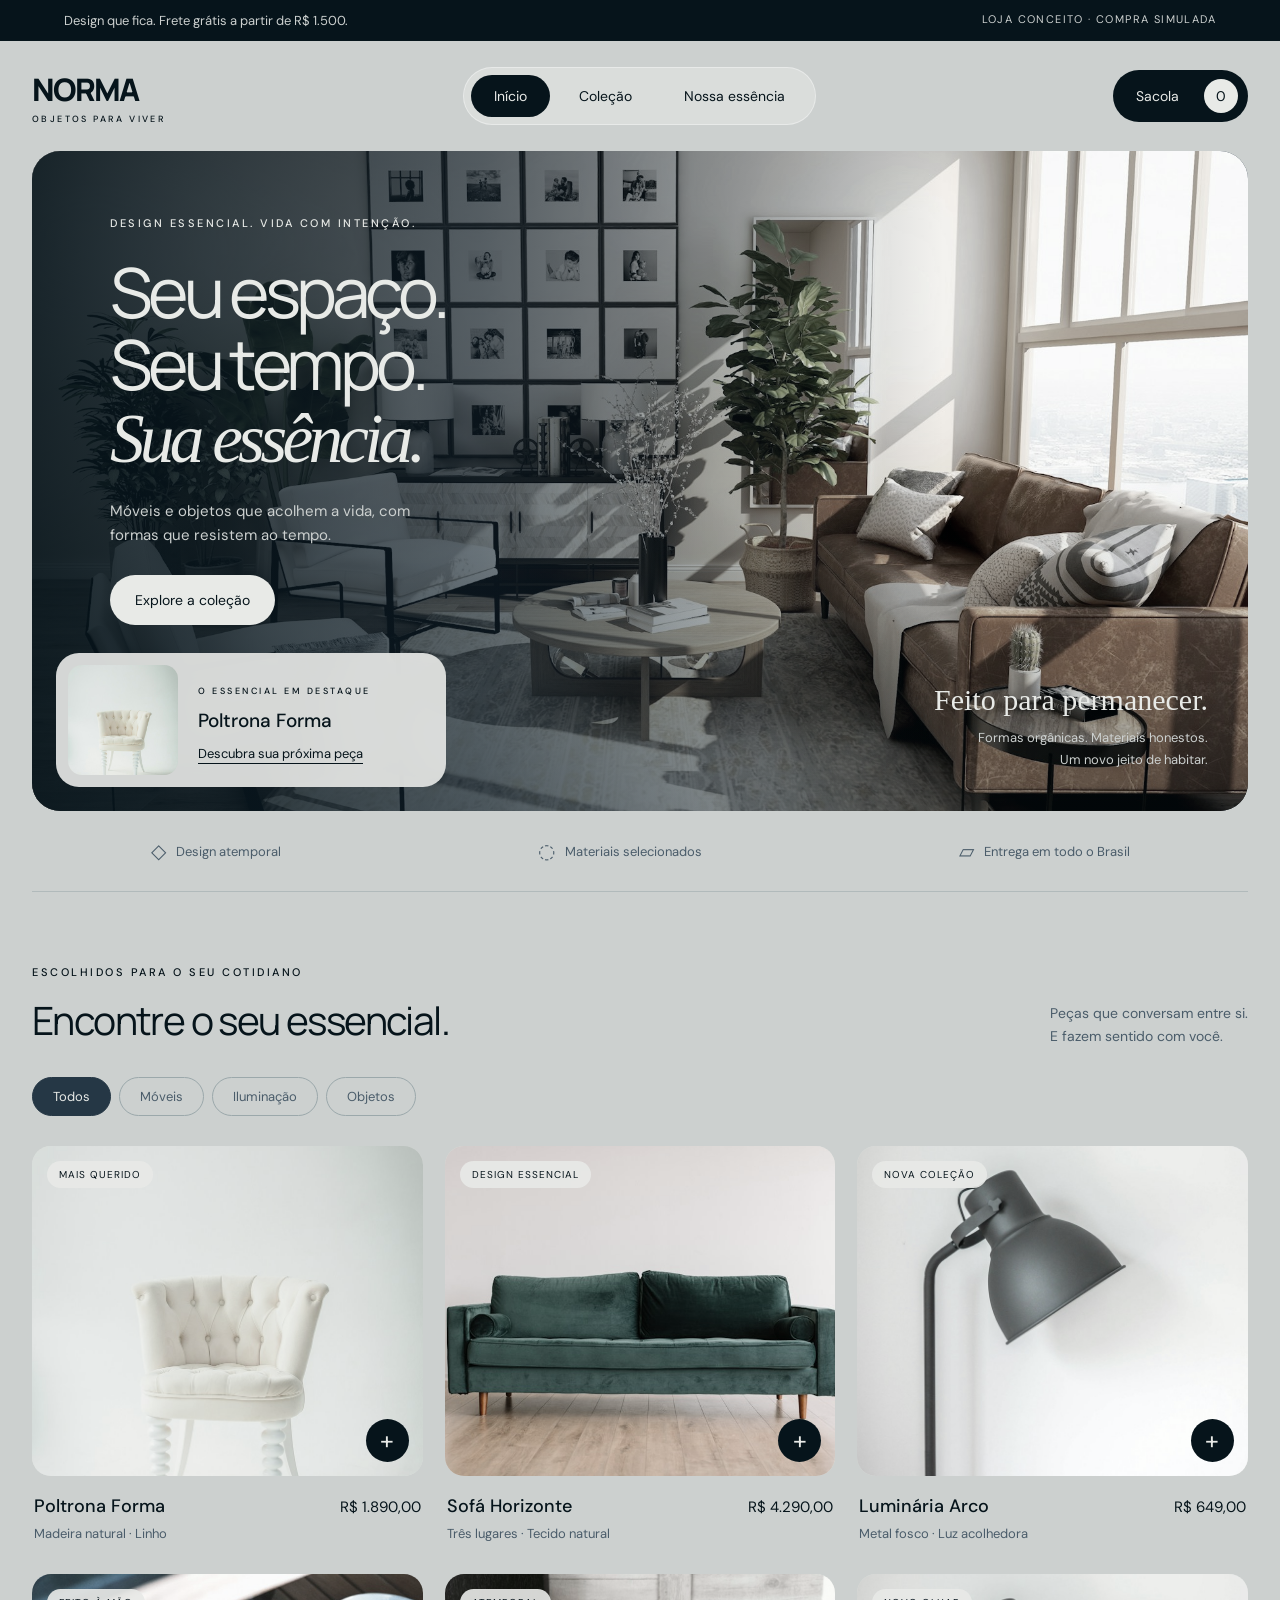
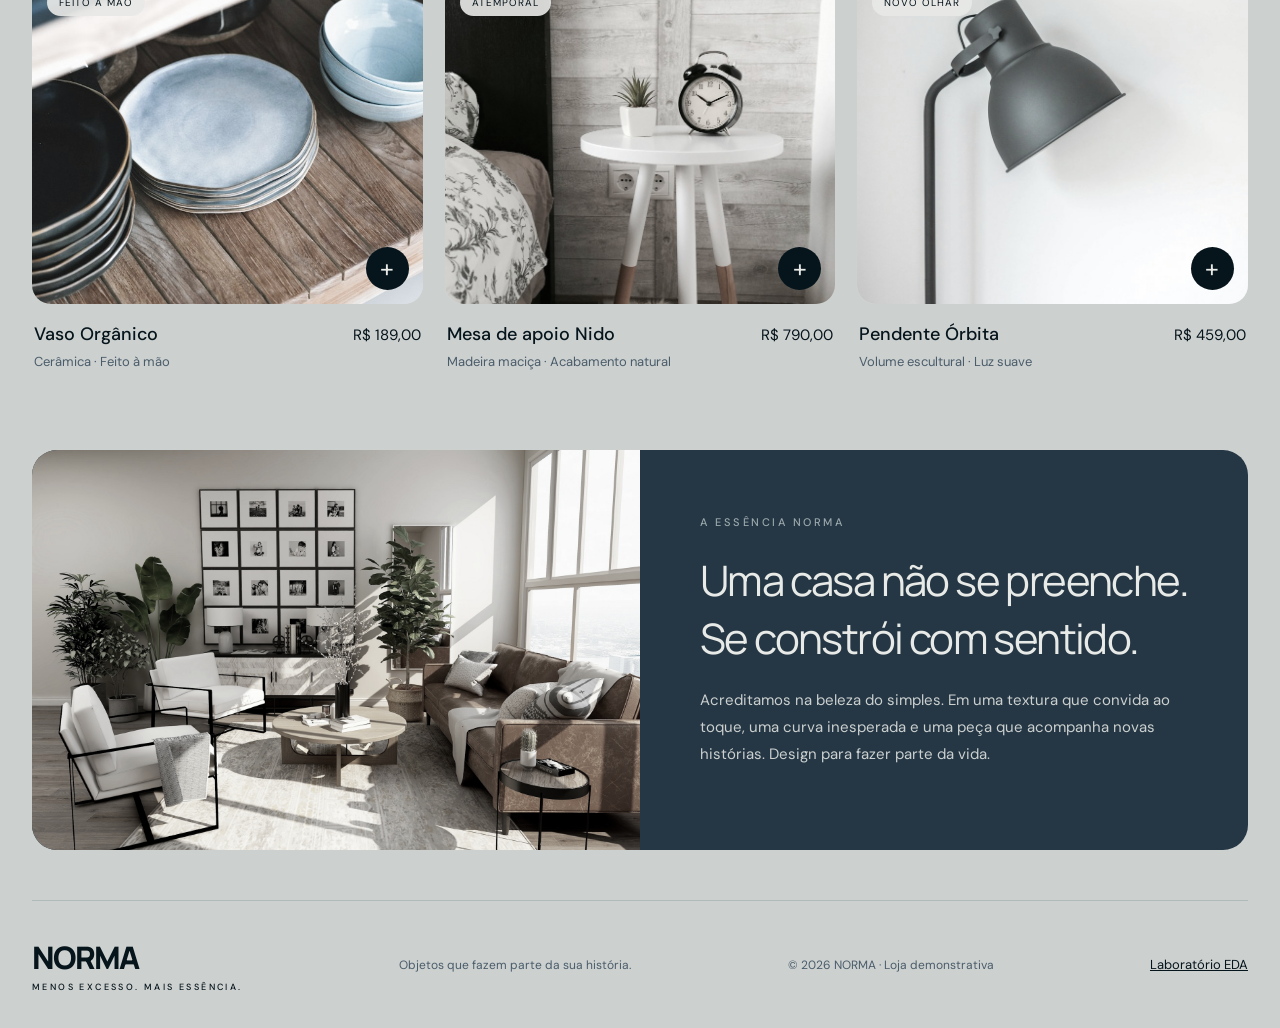
<file: frontend/index.html>
<!doctype html>
<html lang="pt-BR"><head><meta charset="UTF-8"><meta name="viewport" content="width=device-width, initial-scale=1"><meta name="theme-color" content="#06141b"><meta name="description" content="NORMA. Móveis e objetos com design essencial. Explore nossa loja conceito."><title>NORMA — Objetos para viver</title><link rel="stylesheet" href="style.css"></head><body><div class="announcement">Design que fica. Frete grátis a partir de R$ 1.500. <span>LOJA CONCEITO · COMPRA SIMULADA</span></div><div class="shell"><header><a class="brand" href="#home" aria-label="NORMA início">NORMA<span>OBJETOS PARA VIVER</span></a><nav aria-label="Principal"><a href="#home">Início</a><a href="#colecao">Coleção</a><a href="#sobre">Nossa essência</a></nav><button class="bag" data-action="cart">Sacola <span id="count">0</span></button></header><main id="app"></main><footer><a class="brand" href="#home">NORMA<span>MENOS EXCESSO. MAIS ESSÊNCIA.</span></a><p>Objetos que fazem parte da sua história.</p><span>© 2026 NORMA · Loja demonstrativa</span></footer></div><div id="toast" role="status"></div><dialog id="cart"><div class="dialog-head"><div><small>SUA SELEÇÃO</small><h2>Sacola</h2></div><button class="icon" data-action="close" aria-label="Fechar sacola">✕</button></div><div id="cart-items"></div><div id="cart-bottom"></div></dialog><script src="app.js"></script><script src="integration.js"></script></body></html>
</file>
<file: frontend/style.css>
@import url('https://fonts.googleapis.com/css2?family=DM+Sans:wght@400;500;600;700&family=Manrope:wght@400;500;600;700;800&display=swap');
:root{--ink:#06141b;--deep:#11212d;--slate:#253745;--mid:#4a5c6a;--mist:#9ba8ab;--light:#ccd0cf;--paper:#e8eae7}*{box-sizing:border-box}html{scroll-behavior:smooth}body{margin:0;background:var(--light);color:var(--ink);font-family:'DM Sans',sans-serif;font-size:16px}button,input,select{font:inherit}button,a,input,select{-webkit-tap-highlight-color:transparent}button,a{touch-action:manipulation}button{cursor:pointer}a{color:inherit;text-decoration:none}button{border:0}button:focus-visible,a:focus-visible{outline:3px solid var(--mid);outline-offset:5px}button:disabled{cursor:wait;opacity:.65}.announcement{padding:12px 5%;background:var(--ink);color:var(--light);font-size:13px;display:flex;justify-content:space-between}.announcement span{letter-spacing:1.4px;font-size:11px}.shell{max-width:1600px;margin:0 auto;padding:0 32px}header{height:110px;display:flex;align-items:center;justify-content:space-between;gap:20px}.brand{font-family:Manrope,sans-serif;font-weight:800;font-size:31px;letter-spacing:-2px}.brand span{display:block;font-family:'DM Sans',sans-serif;letter-spacing:2.4px;font-size:9px;margin-top:3px;font-weight:500}nav{display:flex;gap:6px;padding:7px;background:#e8eae780;border:1px solid #ffffff65;border-radius:40px}nav a{padding:12px 23px;font-size:14px;border-radius:30px}nav a:hover,nav a.active{background:var(--ink);color:var(--paper)}.bag{background:var(--ink);color:var(--paper);border-radius:40px;padding:9px 10px 9px 23px;display:flex;align-items:center;gap:25px;font-size:14px}.bag span{background:var(--paper);color:var(--ink);border-radius:50%;width:34px;height:34px;display:grid;place-items:center}.hero{height:660px;position:relative;overflow:hidden;border-radius:28px;background:var(--deep);color:var(--paper)}.hero>img{width:100%;height:100%;object-fit:cover;object-position:center 55%;filter:saturate(.4)}.hero:after{content:'';position:absolute;inset:0;background:linear-gradient(90deg,#06141be6 0%,#11212d99 37%,#06141b00 75%),linear-gradient(0deg,#06141b55,transparent 50%)}.hero-copy{position:absolute;z-index:1;top:60px;left:78px;max-width:560px}small,.eyebrow{font-size:11px;letter-spacing:2.5px;font-weight:500;text-transform:uppercase}h1,h2,h3,p{margin:0}h1{font-family:Manrope,sans-serif;letter-spacing:-4.7px;line-height:1.04;font-size:clamp(50px,5.4vw,83px);font-weight:400;margin:24px 0}h1 em{font-family:Georgia,serif;font-weight:400}.hero-copy p{max-width:310px;line-height:1.65;color:var(--light);font-size:15px;margin-bottom:27px}.btn{display:inline-flex;align-items:center;justify-content:center;padding:16px 25px;min-height:48px;border-radius:40px;background:var(--ink);color:var(--paper);font-size:14px;gap:12px}.btn.light{background:var(--paper);color:var(--ink)}.btn.outline{background:transparent;color:var(--ink);border:1px solid #9ba8ab}.hero-bottom{position:absolute;z-index:1;bottom:24px;left:24px;right:24px;display:flex;align-items:stretch;gap:16px}.feature{background:#e8eae7e8;color:var(--ink);border-radius:23px;padding:12px;display:flex;gap:20px;width:390px;align-items:center;backdrop-filter:blur(15px)}.feature img{height:110px;width:110px;object-fit:cover;border-radius:14px}.feature h3{font-size:19px;font-weight:500;margin:9px 0}.feature small{font-size:9px}.feature a{font-size:13px;text-decoration:underline;text-underline-offset:5px}.hero-note{margin-left:auto;align-self:end;text-align:right;padding:16px}.hero-note p{font-size:13px;line-height:1.7;color:var(--light)}.hero-note span{display:block;font-family:Georgia,serif;font-size:30px;margin-bottom:10px}.values{display:flex;justify-content:space-around;gap:20px;border-bottom:1px solid #9ba8ab88;padding:27px 0;color:var(--mid);font-size:13px}.values span{display:flex;align-items:center;gap:10px}.values b{font-size:20px;font-weight:400}.collection{padding:68px 0 60px;scroll-margin-top:20px}.section-head{display:flex;justify-content:space-between;align-items:end;margin-bottom:30px;gap:20px}h2{font-family:Manrope,sans-serif;font-size:39px;font-weight:400;letter-spacing:-1.6px;margin-top:12px}.section-head p{font-size:14px;color:var(--mid);max-width:280px;line-height:1.6}.filters{display:flex;gap:8px;flex-wrap:wrap;margin-bottom:30px}.filter{padding:10px 20px;border-radius:30px;background:transparent;border:1px solid var(--mist);color:var(--mid);font-size:13px}.filter.active{background:var(--slate);border-color:var(--slate);color:var(--paper)}.grid{display:grid;grid-template-columns:repeat(3,1fr);gap:32px 22px}.product-img{height:330px;background:#dce0dc;border-radius:19px;position:relative;overflow:hidden}.product-img img{width:100%;height:100%;object-fit:cover;transition:transform .6s;filter:saturate(.6)}.product:hover img{transform:scale(1.04)}.tag{position:absolute;left:15px;top:15px;background:#e8eae7e8;padding:7px 12px;border-radius:20px;font-size:10px;letter-spacing:1px}.add{position:absolute;bottom:14px;right:14px;width:43px;height:43px;border-radius:50%;background:var(--ink);color:var(--paper);font-size:25px}.product-info{display:flex;justify-content:space-between;padding:18px 2px 0;gap:15px}.product h3{font-size:18px;font-weight:500}.product p{color:var(--mid);font-size:13px;margin-top:7px}.price{font-size:15px;white-space:nowrap;margin-top:3px}.about{background:var(--slate);color:var(--paper);border-radius:25px;display:grid;grid-template-columns:1fr 1fr;margin:20px 0 50px;overflow:hidden}.about img{width:100%;height:400px;object-fit:cover;filter:saturate(.3)}.about div{padding:60px}.about h2{font-size:42px;margin:20px 0}.about p{color:var(--light);line-height:1.8;font-size:15px}.about small{color:var(--mist)}footer{padding:35px 0;display:flex;justify-content:space-between;gap:30px;align-items:center;border-top:1px solid #9ba8ab88}footer p,footer>span{font-size:12px;color:var(--mid)}#toast{position:fixed;bottom:25px;left:50%;transform:translate(-50%,20px);background:var(--ink);color:var(--paper);padding:16px 26px;border-radius:30px;z-index:10;opacity:0;transition:.2s;pointer-events:none;font-size:14px}#toast.show{opacity:1;transform:translate(-50%,0)}dialog{border:0;position:fixed;left:auto;right:0;top:0;bottom:0;margin:0;width:470px;max-width:100%;max-height:100%;height:100%;padding:30px;background:var(--paper);color:var(--ink)}dialog::backdrop{background:#06141b88;backdrop-filter:blur(5px)}.dialog-head{display:flex;justify-content:space-between;align-items:center;border-bottom:1px solid var(--light);padding-bottom:25px}.icon{background:transparent;font-size:22px;padding:10px}.cart-row{display:flex;gap:15px;padding:24px 0;border-bottom:1px solid var(--light)}.cart-row img{width:80px;height:90px;object-fit:cover;border-radius:10px}.cart-row h3{font-size:16px;margin-bottom:8px}.cart-row p{font-size:14px}.qty{display:flex;align-items:center;gap:15px;margin-top:12px}.qty button{background:var(--light);width:27px;height:27px;border-radius:50%}.remove{margin-left:auto;align-self:start;background:transparent;color:var(--mid);font-size:12px;text-decoration:underline}.line{display:flex;justify-content:space-between;gap:20px;margin:18px 0;font-size:14px}.line.total{border-top:1px solid var(--light);padding-top:20px;font-size:20px}.full{width:100%}.muted{color:var(--mid);font-size:13px;line-height:1.7}.empty{padding:50px 0;text-align:center}.empty p{margin:15px 0 25px}.checkout{max-width:1050px;margin:35px auto 80px}.steps{display:flex;gap:30px;color:var(--mid);font-size:13px;margin:25px 0 40px}.steps .current{color:var(--ink);font-weight:700;border-bottom:2px solid;padding-bottom:10px}.checkout-grid{display:grid;grid-template-columns:1.3fr 1fr;gap:32px;align-items:start}.panel{background:var(--paper);border-radius:22px;padding:30px}.panel h3{font-size:22px;font-weight:500;margin-bottom:23px}.form-grid{display:grid;grid-template-columns:1fr 1fr;gap:18px}label{display:block;font-size:13px}.wide{grid-column:1/-1}input,select{display:block;margin-top:8px;border:1px solid var(--mist);background:transparent;border-radius:9px;width:100%;padding:13px;color:var(--ink);min-height:46px}input:focus,select:focus{outline:2px solid var(--mid);outline-offset:1px}.form-grid .btn{margin-top:12px}.back{background:transparent;padding:0;color:var(--mid);font-size:13px;margin-bottom:20px}.summary-item{display:flex;gap:14px;align-items:center;margin:20px 0;font-size:14px}.summary-item img{width:55px;height:65px;object-fit:cover;border-radius:7px}.summary-item div{flex:1}.summary-item small{font-size:12px;letter-spacing:0;color:var(--mid);display:block;margin-top:5px}.notice{padding:14px 18px;border-radius:10px;background:var(--light);font-size:13px;line-height:1.6;margin:20px 0}.methods{display:flex;gap:10px;margin-bottom:25px}.methods button{flex:1;padding:15px;border:1px solid var(--mist);border-radius:10px;background:transparent}.methods .active{background:var(--slate);color:var(--paper)}.payment-preview{padding:25px;border-radius:14px;background:linear-gradient(130deg,var(--slate),var(--ink));color:var(--paper);margin:20px 0;min-height:150px}.payment-preview b{letter-spacing:4px;display:block;margin:25px 0 10px;font-weight:400}.pix{text-align:center;padding:20px}.pix-symbol{width:110px;height:110px;margin:0 auto 20px;display:grid;place-items:center;font-size:60px;border:1px solid var(--mist);border-radius:24px;color:var(--mid)}.success{max-width:650px;margin:65px auto 100px;text-align:center}.success .seal{display:grid;place-items:center;width:78px;height:78px;border-radius:50%;background:var(--slate);color:var(--paper);font-size:35px;margin:0 auto 25px}.success h2{margin-bottom:20px}.success p{line-height:1.8;margin:15px 0 30px}.error{color:#863e3e;padding:10px 0;font-size:14px}.success .panel{text-align:left;margin:30px 0}.fade{animation:fade .35s ease}@keyframes fade{from{opacity:0;transform:translateY(8px)}to{opacity:1;transform:translateY(0)}}
@media(min-width:1500px){.hero{height:740px}.hero-copy{top:85px}}@media(max-width:900px){.shell{padding:0 20px}.hero-copy{left:35px}.hero{height:640px}.hero-copy h1{font-size:65px}.grid{grid-template-columns:repeat(2,1fr)}.product-img{height:300px}.about div{padding:35px}nav a{padding:10px 15px}.checkout-grid{gap:20px}.panel{padding:23px}.values{font-size:11px}footer p{display:none}}@media(max-width:600px){.announcement{justify-content:center;font-size:11px}.announcement span{display:none}.shell{padding:0 14px}header{height:125px;flex-wrap:wrap;gap:0;padding:17px 0}.brand{font-size:27px}.brand span{font-size:8px}nav{order:3;width:100%;justify-content:center;margin-top:14px;padding:3px}nav a{font-size:12px;padding:8px 18px}.bag{padding:5px 6px 5px 18px;gap:15px;font-size:12px}.bag span{width:28px;height:28px}.hero{height:650px;border-radius:20px;margin-top:15px}.hero>img{object-position:65% center}.hero:after{background:linear-gradient(90deg,#06141bd9,#06141b22),linear-gradient(0deg,#06141b55,transparent)}.hero-copy{top:38px;left:25px;right:25px}.hero-copy h1{font-size:56px;letter-spacing:-3px}.hero-copy p{font-size:14px;max-width:260px}.hero-copy small{font-size:9px}.hero-bottom{left:14px;right:14px;bottom:14px}.feature{width:100%;gap:17px}.feature img{width:90px;height:98px}.hero-note{display:none}.values{display:grid;grid-template-columns:1fr 1fr;gap:18px;padding:23px 8px}.values span:last-child{display:none}.collection{padding:45px 0}.section-head{display:block}h2{font-size:32px}.section-head p{margin-top:15px}.filters{gap:7px}.filter{padding:9px 14px;font-size:12px}.grid{gap:25px 12px}.product-img{height:220px;border-radius:14px}.product-info{display:block;padding-top:12px}.product h3{font-size:16px}.product p{font-size:11px}.price{margin-top:10px;font-size:14px}.tag{font-size:8px;left:9px;top:9px;padding:6px 8px}.add{width:36px;height:36px;bottom:10px;right:10px}.about{grid-template-columns:1fr}.about img{height:260px}.about div{padding:30px}.about h2{font-size:33px}footer{align-items:start}footer>span{max-width:115px;text-align:right;font-size:11px}.checkout{margin:35px auto}.checkout-grid{grid-template-columns:1fr}.steps{font-size:11px;gap:18px}.form-grid{gap:15px}.panel{padding:23px}.form-grid label{font-size:12px}.success{margin:45px auto}#toast{width:max-content;max-width:90%;text-align:center}dialog{padding:25px}.checkout h2{font-size:31px}}
</file>
